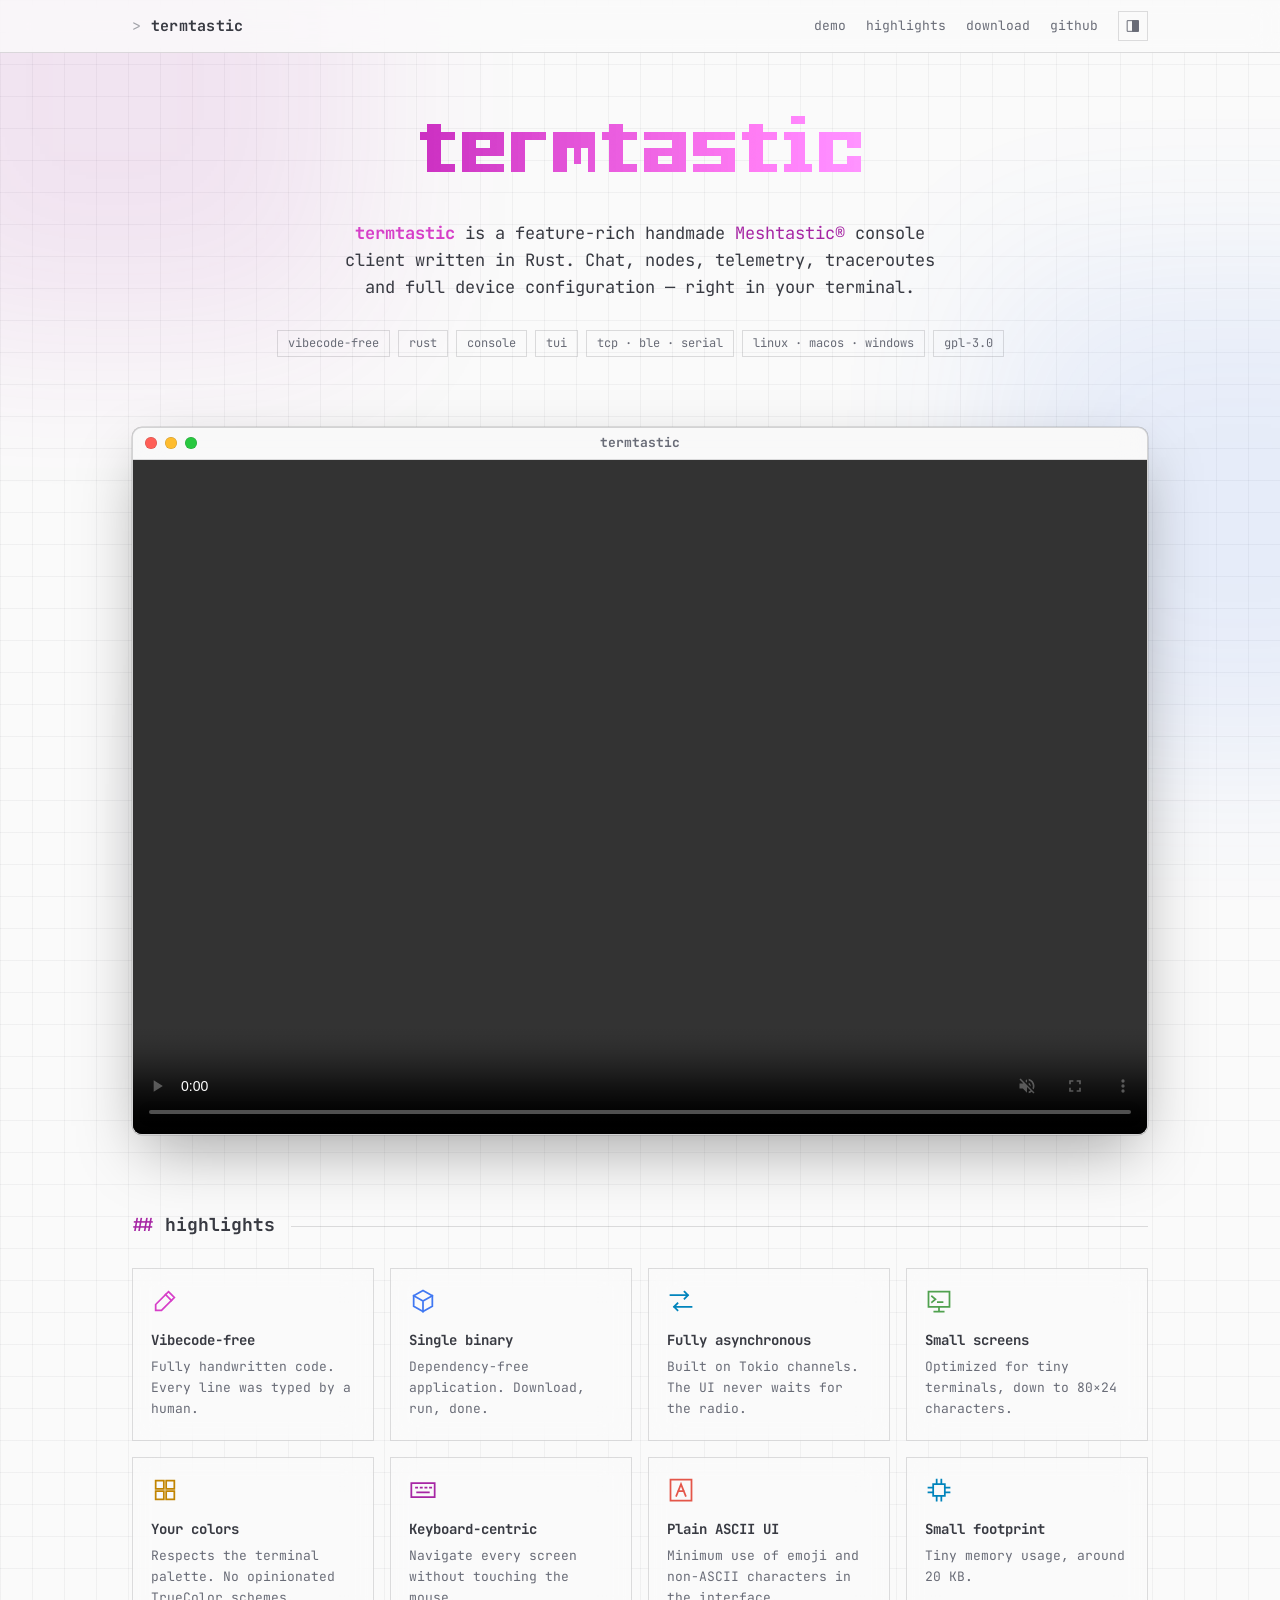
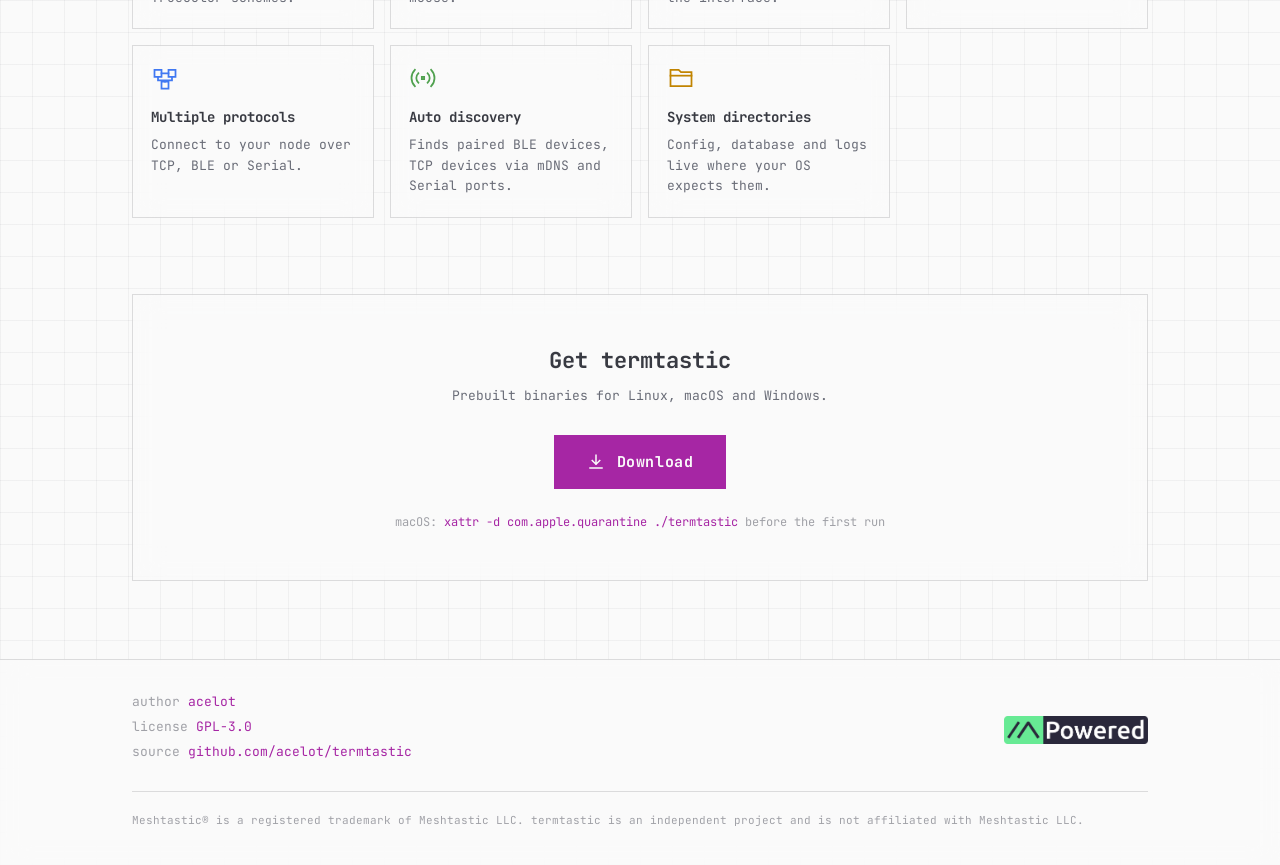
<file: index.html>
<!doctype html>
<html lang="en">

<head>
  <meta charset="utf-8">
  <meta name="viewport" content="width=device-width, initial-scale=1">
  <title>termtastic — Meshtastic® console client</title>
  <meta name="description"
    content="termtastic is a feature-rich handmade Meshtastic® console client written in Rust. Single binary, keyboard-centric, works over TCP, BLE and Serial.">
  <meta name="color-scheme" content="light dark">
  <meta name="theme-color" content="#fafafa" media="(prefers-color-scheme: light)">
  <meta name="theme-color" content="#1c1f20" media="(prefers-color-scheme: dark)">
  <meta property="og:title" content="termtastic">
  <meta property="og:description" content="Feature-rich handmade Meshtastic® console client written in Rust.">
  <meta property="og:image" content="assets/logo.png">
  <script>
    // Apply the saved theme before first paint to avoid a flash.
    try { var t = localStorage.getItem('theme'); if (t === 'light' || t === 'dark') document.documentElement.setAttribute('data-theme', t); } catch (e) { }
  </script>
  <link rel="icon" href="assets/favicon.svg" type="image/svg+xml">
  <link rel="preconnect" href="https://fonts.googleapis.com">
  <link rel="preconnect" href="https://fonts.gstatic.com" crossorigin>
  <link rel="stylesheet" href="https://fonts.googleapis.com/css2?family=JetBrains+Mono:wght@400;700&display=swap">
  <link rel="stylesheet" href="style.css">
</head>

<body>
  <div class="glow" aria-hidden="true"><span></span><span></span><span></span></div>

  <header class="topbar">
    <div class="wrap">
      <a class="brand" href="#top">termtastic</a>
      <nav class="nav" aria-label="Main">
        <a class="opt" href="#demo">demo</a>
        <a class="opt" href="#highlights">highlights</a>
        <a href="#download">download</a>
        <a href="https://github.com/acelot/termtastic">github</a>
        <button class="theme-toggle" type="button" aria-label="Theme: auto" title="Theme: auto">
          <svg class="i-auto" viewBox="0 0 24 24" aria-hidden="true">
            <path d="M4 4h16v16H4z" />
            <path d="M12 4v16" />
            <path d="M12 4h8v16h-8z" fill="currentColor" />
          </svg>
          <svg class="i-sun" viewBox="0 0 24 24" aria-hidden="true">
            <path d="M8 8h8v8H8z" />
            <path d="M12 2v3M12 19v3M2 12h3M19 12h3M4.9 4.9l2.1 2.1M17 17l2.1 2.1M4.9 19.1L7 17M17 7l2.1-2.1" />
          </svg>
          <svg class="i-moon" viewBox="0 0 24 24" aria-hidden="true">
            <path d="M20 14.5A8.5 8.5 0 1 1 9.5 4a7 7 0 0 0 10.5 10.5z" />
          </svg>
        </button>
      </nav>
    </div>
  </header>

  <main id="top">
    <section class="hero">
      <div class="wrap">
        <h1><img class="hero-logo" src="assets/logo.png" width="466" height="81" alt="termtastic"></h1>
        <p class="lead">
          <b>termtastic</b> is a feature-rich handmade
          <a href="https://meshtastic.org">Meshtastic®</a> console client written in Rust.
          Chat, nodes, telemetry, traceroutes and full device configuration — right in your terminal.
        </p>
        <ul class="tags" aria-label="Project facts">
          <li>vibecode-free</li>
          <li>rust</li>
          <li>console</li>
          <li>tui</li>
          <li>tcp · ble · serial</li>
          <li>linux · macos · windows</li>
          <li>gpl-3.0</li>
        </ul>
      </div>
    </section>

    <section id="demo">
      <div class="wrap">
        <div class="video">
          <div class="video-titlebar">
            <span class="lights" aria-hidden="true"><i></i><i></i><i></i></span>
            <span class="video-title">termtastic</span>
          </div>
          <video width="1612" height="1072" controls autoplay muted loop playsinline preload="metadata">
            <source src="https://media.termtastic.app/demo2.mp4" type="video/mp4">
            <source src="https://media.termtastic.app/demo2.webm" type="video/webm">
            <a href="https://media.termtastic.app/demo2.mp4">Watch the demo video</a>
          </video>
        </div>
      </div>
    </section>

    <section id="highlights">
      <div class="wrap">
        <div class="section-head">
          <h2>highlights</h2>
        </div>
        <ul class="cards">
          <li class="card glass c-pink">
            <svg viewBox="0 0 24 24" aria-hidden="true">
              <path d="M15 4l5 5L9 20H4v-5z" />
              <path d="M12.5 6.5l5 5" />
            </svg>
            <h3>Vibecode-free</h3>
            <p>Fully handwritten code. Every line was typed by a human.</p>
          </li>
          <li class="card glass c-blue">
            <svg viewBox="0 0 24 24" aria-hidden="true">
              <path d="M12 3l8 4.5v9L12 21l-8-4.5v-9z" />
              <path d="M4 7.5l8 4.5 8-4.5M12 12v9" />
            </svg>
            <h3>Single binary</h3>
            <p>Dependency-free application. Download, run, done.</p>
          </li>
          <li class="card glass c-cyan">
            <svg viewBox="0 0 24 24" aria-hidden="true">
              <path d="M3 7h15M15 4l3 3-3 3" />
              <path d="M21 17H6M9 14l-3 3 3 3" />
            </svg>
            <h3>Fully asynchronous</h3>
            <p>Built on Tokio channels. The UI never waits for the radio.</p>
          </li>
          <li class="card glass c-green">
            <svg viewBox="0 0 24 24" aria-hidden="true">
              <path d="M3 4h18v13H3z" />
              <path d="M8 21h8M12 17v4" />
              <path d="M6 8l3 2.5L6 13M11 13h4" />
            </svg>
            <h3>Small screens</h3>
            <p>Optimized for tiny terminals, down to 80×24 characters.</p>
          </li>
          <li class="card glass c-yellow">
            <svg viewBox="0 0 24 24" aria-hidden="true">
              <path d="M4 4h7v7H4zM13 4h7v7h-7zM4 13h7v7H4zM13 13h7v7h-7z" />
            </svg>
            <h3>Your colors</h3>
            <p>Respects the terminal palette. No opinionated TrueColor schemes.</p>
          </li>
          <li class="card glass c-magenta">
            <svg viewBox="0 0 24 24" aria-hidden="true">
              <path d="M2 6h20v12H2z" />
              <path d="M6 10h1M10 10h1M14 10h1M18 10h1M7 14h10" />
            </svg>
            <h3>Keyboard-centric</h3>
            <p>Navigate every screen without touching the mouse.</p>
          </li>
          <li class="card glass c-red">
            <svg viewBox="0 0 24 24" aria-hidden="true">
              <path d="M3 3h18v18H3z" />
              <path d="M8 17l4-10 4 10M9.6 13h4.8" />
            </svg>
            <h3>Plain ASCII UI</h3>
            <p>Minimum use of emoji and non-ASCII characters in the interface.</p>
          </li>
          <li class="card glass c-cyan">
            <svg viewBox="0 0 24 24" aria-hidden="true">
              <path d="M7 7h10v10H7z" />
              <path d="M10 3v4M14 3v4M10 17v4M14 17v4M3 10h4M3 14h4M17 10h4M17 14h4" />
            </svg>
            <h3>Small footprint</h3>
            <p>Tiny memory usage, around 20&nbsp;KB.</p>
          </li>
          <li class="card glass c-blue">
            <svg viewBox="0 0 24 24" aria-hidden="true">
              <path d="M3 5h6v6H3zM15 5h6v6h-6zM9 15h6v6H9z" />
              <path d="M9 8h6M6 11v3h6v1M18 11v3h-6" />
            </svg>
            <h3>Multiple protocols</h3>
            <p>Connect to your node over TCP, BLE or Serial.</p>
          </li>
          <li class="card glass c-green">
            <svg viewBox="0 0 24 24" aria-hidden="true">
              <path d="M11 11h2v2h-2z" />
              <path d="M8 16a5.5 5.5 0 0 1 0-8M16 8a5.5 5.5 0 0 1 0 8M5 19a10 10 0 0 1 0-14M19 5a10 10 0 0 1 0 14" />
            </svg>
            <h3>Auto discovery</h3>
            <p>Finds paired BLE devices, TCP devices via mDNS and Serial ports.</p>
          </li>
          <li class="card glass c-yellow">
            <svg viewBox="0 0 24 24" aria-hidden="true">
              <path d="M3 5h7l2 2h9v12H3z" />
              <path d="M3 10h18" />
            </svg>
            <h3>System directories</h3>
            <p>Config, database and logs live where your OS expects them.</p>
          </li>
        </ul>
      </div>
    </section>

    <section id="download">
      <div class="wrap">
        <div class="download glass">
          <h2>Get termtastic</h2>
          <p>Prebuilt binaries for Linux, macOS and Windows.</p>
          <a class="btn" href="https://github.com/acelot/termtastic/releases">
            <svg viewBox="0 0 24 24" aria-hidden="true">
              <path d="M12 3v12M7 10l5 5 5-5M4 20h16" />
            </svg>
            Download
          </a>
          <p class="hint">macOS: <code>xattr -d com.apple.quarantine ./termtastic</code> before the first run</p>
        </div>
      </div>
    </section>
  </main>

  <footer>
    <div class="wrap">
      <div>
        <p><span class="label">author</span> <a href="https://github.com/acelot">acelot</a></p>
        <p><span class="label">license</span> <a
            href="https://github.com/acelot/termtastic/blob/master/LICENSE">GPL-3.0</a></p>
        <p><span class="label">source</span> <a
            href="https://github.com/acelot/termtastic">github.com/acelot/termtastic</a></p>
      </div>
      <a class="mpowered" href="https://meshtastic.org" title="Meshtastic">
        <img src="assets/logo-mpowered.png" width="144" height="28" alt="M-Powered by Meshtastic">
      </a>
      <p class="legal">
        Meshtastic® is a registered trademark of Meshtastic LLC. termtastic is an independent project and is not
        affiliated with Meshtastic LLC.
      </p>
    </div>
  </footer>

  <script>
    // Theme toggle: auto (system) -> light -> dark -> auto.
    (function () {
      var root = document.documentElement;
      var btn = document.querySelector('.theme-toggle');
      var metas = document.querySelectorAll('meta[name="theme-color"]');
      var colors = { light: '#fafafa', dark: '#1c1f20' };
      var order = ['auto', 'light', 'dark'];

      function apply(theme) {
        if (theme === 'auto') root.removeAttribute('data-theme');
        else root.setAttribute('data-theme', theme);
        metas.forEach(function (m) {
          m.content = theme === 'auto' ? colors[m.media.indexOf('dark') >= 0 ? 'dark' : 'light'] : colors[theme];
        });
        btn.title = 'Theme: ' + theme;
        btn.setAttribute('aria-label', 'Theme: ' + theme);
      }

      apply(root.getAttribute('data-theme') || 'auto');
      btn.addEventListener('click', function () {
        var next = order[(order.indexOf(root.getAttribute('data-theme') || 'auto') + 1) % order.length];
        apply(next);
        try { next === 'auto' ? localStorage.removeItem('theme') : localStorage.setItem('theme', next); } catch (e) { }
      });
    })();
  </script>
</body>

</html>
</file>
<file: style.css>
/* Light theme: One Light */
:root {
  color-scheme: light dark;

  --bg: #fafafa;
  --bg-alt: #f0f0f1;
  --fg: #383a42;
  --muted: #696c77;
  --faint: #a0a1a7;
  --line: rgba(56, 58, 66, 0.16);
  --grid: rgba(56, 58, 66, 0.05);
  --glass: rgba(250, 250, 250, 0.62);
  --glass-strong: rgba(250, 250, 250, 0.82);

  --red: #e45649;
  --green: #50a14f;
  --yellow: #c18401;
  --blue: #4078f2;
  --magenta: #a626a4;
  --cyan: #0184bc;

  --accent: var(--magenta);
  --accent-fg: #fafafa;
  --pink: #d63fc8;

  --font: "JetBrains Mono", monospace;
  --max: 1080px;
}

/* Dark theme: Tango (system preference unless overridden by the toggle) */
@media (prefers-color-scheme: dark) {
  :root:not([data-theme="light"]) {
    color-scheme: dark;
    --bg: #1c1f20;
    --bg-alt: #2e3436;
    --fg: #d3d7cf;
    --muted: #a6aba3;
    --faint: #555753;
    --line: rgba(211, 215, 207, 0.16);
    --grid: rgba(211, 215, 207, 0.045);
    --glass: rgba(46, 52, 54, 0.5);
    --glass-strong: rgba(28, 31, 32, 0.78);

    --red: #ef2929;
    --green: #8ae234;
    --yellow: #fce94f;
    --blue: #729fcf;
    --magenta: #ad7fa8;
    --cyan: #34e2e2;

    --accent: #ad7fa8;
    --accent-fg: #1c1f20;
    --pink: #ff8af5;
    --glow: 0.2;
  }
}

:root[data-theme="dark"] {
  color-scheme: dark;
  --bg: #1c1f20;
  --bg-alt: #2e3436;
  --fg: #d3d7cf;
  --muted: #a6aba3;
  --faint: #555753;
  --line: rgba(211, 215, 207, 0.16);
  --grid: rgba(211, 215, 207, 0.045);
  --glass: rgba(46, 52, 54, 0.5);
  --glass-strong: rgba(28, 31, 32, 0.78);

  --red: #ef2929;
  --green: #8ae234;
  --yellow: #fce94f;
  --blue: #729fcf;
  --magenta: #ad7fa8;
  --cyan: #34e2e2;

  --accent: #ad7fa8;
  --accent-fg: #1c1f20;
  --pink: #ff8af5;
  --glow: 0.2;
}

:root[data-theme="light"] {
  color-scheme: light;
}

*,
*::before,
*::after {
  box-sizing: border-box;
  border-radius: 0;
}

html {
  scroll-behavior: smooth;
  -webkit-text-size-adjust: 100%;
}

body {
  margin: 0;
  background-color: var(--bg);
  background-image:
    linear-gradient(var(--grid) 1px, transparent 1px),
    linear-gradient(90deg, var(--grid) 1px, transparent 1px);
  background-size: 32px 32px;
  color: var(--fg);
  font-family: var(--font);
  font-size: 15px;
  line-height: 1.6;
  font-feature-settings: "calt" 1, "liga" 1;
  overflow-x: hidden;
}

/* Blurred color squares behind the glass */
.glow {
  position: fixed;
  inset: 0;
  z-index: -1;
  pointer-events: none;
  overflow: hidden;
}

.glow span {
  position: absolute;
  width: 38vmax;
  height: 38vmax;
  filter: blur(90px);
  opacity: var(--glow, 0.1);
}

.glow span:nth-child(1) {
  top: -12vmax;
  left: -10vmax;
  background: var(--magenta);
}

.glow span:nth-child(2) {
  top: 30vh;
  right: -16vmax;
  background: var(--blue);
}

.glow span:nth-child(3) {
  bottom: -18vmax;
  left: 20vw;
  background: var(--cyan);
}

a {
  color: var(--accent);
  text-decoration: none;
}

a:hover {
  text-decoration: underline;
  text-underline-offset: 3px;
}

:focus-visible {
  outline: 1px solid var(--accent);
  outline-offset: 3px;
}

img {
  display: block;
  max-width: 100%;
  height: auto;
}

code {
  font-family: inherit;
  color: var(--accent);
}

.wrap {
  width: 100%;
  max-width: var(--max);
  margin: 0 auto;
  padding: 0 16px;
}

@media (min-width: 720px) {
  .wrap {
    padding: 0 32px;
  }
}

.glass {
  background: var(--glass);
  -webkit-backdrop-filter: blur(14px) saturate(140%);
  backdrop-filter: blur(14px) saturate(140%);
  border: 1px solid var(--line);
}

/* Top bar */
.topbar {
  position: sticky;
  top: 0;
  z-index: 10;
  background: var(--glass-strong);
  -webkit-backdrop-filter: blur(14px) saturate(140%);
  backdrop-filter: blur(14px) saturate(140%);
  border-bottom: 1px solid var(--line);
}

.topbar .wrap {
  display: flex;
  align-items: center;
  justify-content: space-between;
  gap: 16px;
  height: 52px;
}

.brand {
  color: var(--fg);
  font-weight: 700;
  letter-spacing: 0.02em;
}

.brand::before {
  content: "> ";
  color: var(--faint);
  font-weight: 400;
}

.brand:hover {
  text-decoration: none;
}

.nav {
  display: flex;
  align-items: center;
  gap: 20px;
  font-size: 13px;
}

.nav a {
  color: var(--muted);
}

.theme-toggle {
  display: inline-flex;
  align-items: center;
  justify-content: center;
  width: 30px;
  height: 30px;
  padding: 0;
  border: 1px solid var(--line);
  background: transparent;
  color: var(--muted);
  cursor: pointer;
}

.theme-toggle:hover {
  border-color: var(--accent);
  color: var(--accent);
}

.theme-toggle svg {
  width: 16px;
  height: 16px;
  fill: none;
  stroke: currentColor;
  stroke-width: 1.5;
  stroke-linecap: square;
  stroke-linejoin: miter;
}

.theme-toggle .i-sun,
.theme-toggle .i-moon {
  display: none;
}

.theme-toggle .i-auto {
  display: block;
}

:root[data-theme="light"] .theme-toggle .i-auto,
:root[data-theme="dark"] .theme-toggle .i-auto {
  display: none;
}

:root[data-theme="light"] .theme-toggle .i-sun {
  display: block;
}

:root[data-theme="dark"] .theme-toggle .i-moon {
  display: block;
}

.nav a:hover {
  color: var(--fg);
}

@media (max-width: 560px) {
  .nav .opt {
    display: none;
  }
}

/* Hero */
.hero {
  padding: 50px 0 20px;
  text-align: center;
}

.hero-logo {
  width: 466px;
  margin: 0 auto;
  image-rendering: pixelated;
}

.hero p.lead {
  max-width: 620px;
  margin: 36px auto 0;
  font-size: 17px;
  color: var(--fg);
}

.hero p.lead b {
  color: var(--pink);
  font-weight: 700;
}

.tags {
  display: flex;
  flex-wrap: wrap;
  justify-content: center;
  gap: 8px;
  margin-top: 28px;
  padding: 0;
  list-style: none;
  font-size: 12px;
}

.tags li {
  padding: 3px 10px;
  border: 1px solid var(--line);
  color: var(--muted);
}

/* Sections */
section {
  padding: 38px 0;
}

.section-head {
  display: flex;
  align-items: baseline;
  gap: 16px;
  margin-bottom: 28px;
}

.section-head h2 {
  margin: 0;
  font-size: 18px;
  font-weight: 700;
  white-space: nowrap;
}

.section-head h2::before {
  content: "## ";
  color: var(--accent);
}

.section-head::after {
  content: "";
  flex: 1;
  border-top: 1px solid var(--line);
  transform: translateY(-4px);
}

/* Demo video, framed as a macOS window */
.video {
  max-width: 1024px;
  margin: 0 auto;
  overflow: hidden;
  border: 1px solid var(--line);
  border-radius: 10px;
  background: var(--bg-alt);
  box-shadow: 0 24px 60px -12px rgba(0, 0, 0, 0.35), 0 0 0 0.5px rgba(0, 0, 0, 0.2);
}

.video-titlebar {
  position: relative;
  display: flex;
  align-items: center;
  justify-content: center;
  height: 32px;
  border-bottom: 1px solid var(--line);
  background: var(--glass-strong);
  -webkit-backdrop-filter: blur(14px);
  backdrop-filter: blur(14px);
  font-size: 13px;
  font-weight: 700;
  color: var(--muted);
  user-select: none;
}

.video-titlebar .lights {
  position: absolute;
  left: 12px;
  display: flex;
  gap: 8px;
}

.video-titlebar .lights i {
  width: 12px;
  height: 12px;
  border-radius: 50%;
  box-shadow: inset 0 0 0 0.5px rgba(0, 0, 0, 0.2);
}

.video-titlebar .lights i:nth-child(1) { background: #ff5f57; }
.video-titlebar .lights i:nth-child(2) { background: #febc2e; }
.video-titlebar .lights i:nth-child(3) { background: #28c840; }

.video video {
  display: block;
  width: 100%;
  height: auto;
  aspect-ratio: 1612 / 1072;
  background: #000;
}

/* Highlights */
.cards {
  display: grid;
  grid-template-columns: repeat(auto-fill, minmax(240px, 1fr));
  gap: 16px;
  margin: 0;
  padding: 0;
  list-style: none;
}

.card {
  padding: 18px 18px 20px;
  transition: border-color 0.15s;
}

.card:hover {
  border-color: var(--c, var(--accent));
}

.card svg {
  display: block;
  width: 28px;
  height: 28px;
  margin-bottom: 14px;
  color: var(--c, var(--accent));
  fill: none;
  stroke: currentColor;
  stroke-width: 1.5;
  stroke-linecap: square;
  stroke-linejoin: miter;
}

.card h3 {
  margin: 0 0 6px;
  font-size: 14px;
  font-weight: 700;
}

.card p {
  margin: 0;
  font-size: 13px;
  color: var(--muted);
}

.c-red {
  --c: var(--red);
}

.c-green {
  --c: var(--green);
}

.c-yellow {
  --c: var(--yellow);
}

.c-blue {
  --c: var(--blue);
}

.c-magenta {
  --c: var(--magenta);
}

.c-cyan {
  --c: var(--cyan);
}

.c-pink {
  --c: var(--pink);
}

/* Download */
.download {
  padding: 48px 24px;
  text-align: center;
}

.download h2 {
  margin: 0 0 8px;
  font-size: 22px;
}

.download p {
  margin: 0 0 28px;
  color: var(--muted);
  font-size: 13px;
}

.btn {
  display: inline-flex;
  align-items: center;
  gap: 12px;
  padding: 14px 32px;
  border: 1px solid var(--accent);
  background: var(--accent);
  color: var(--accent-fg);
  font-weight: 700;
  font-size: 15px;
  letter-spacing: 0.04em;
  transition: background 0.15s, color 0.15s;
}

.btn:hover {
  text-decoration: none;
  background: transparent;
  color: var(--accent);
}

.btn svg {
  width: 18px;
  height: 18px;
  fill: none;
  stroke: currentColor;
  stroke-width: 2;
  stroke-linecap: square;
  stroke-linejoin: miter;
}

.download .hint {
  margin: 24px 0 0;
  font-size: 12px;
  color: var(--faint);
}

/* Footer */
footer {
  margin-top: 40px;
  border-top: 1px solid var(--line);
  background: var(--glass-strong);
  -webkit-backdrop-filter: blur(14px);
  backdrop-filter: blur(14px);
  font-size: 13px;
  color: var(--muted);
}

footer .wrap {
  display: grid;
  grid-template-columns: 1fr;
  gap: 24px;
  padding-top: 32px;
  padding-bottom: 32px;
}

@media (min-width: 720px) {
  footer .wrap {
    grid-template-columns: 1fr auto;
    align-items: center;
  }
}

footer p {
  margin: 0 0 4px;
}

footer .label {
  color: var(--faint);
}

.mpowered img {
  height: 28px;
  width: auto;
}

.legal {
  grid-column: 1 / -1;
  padding-top: 20px;
  border-top: 1px solid var(--line);
  font-size: 11px;
  color: var(--faint);
}

@media (prefers-reduced-motion: reduce) {
  html {
    scroll-behavior: auto;
  }
}

.hero h1 {
  margin: 0;
  line-height: 0;
}
</file>
